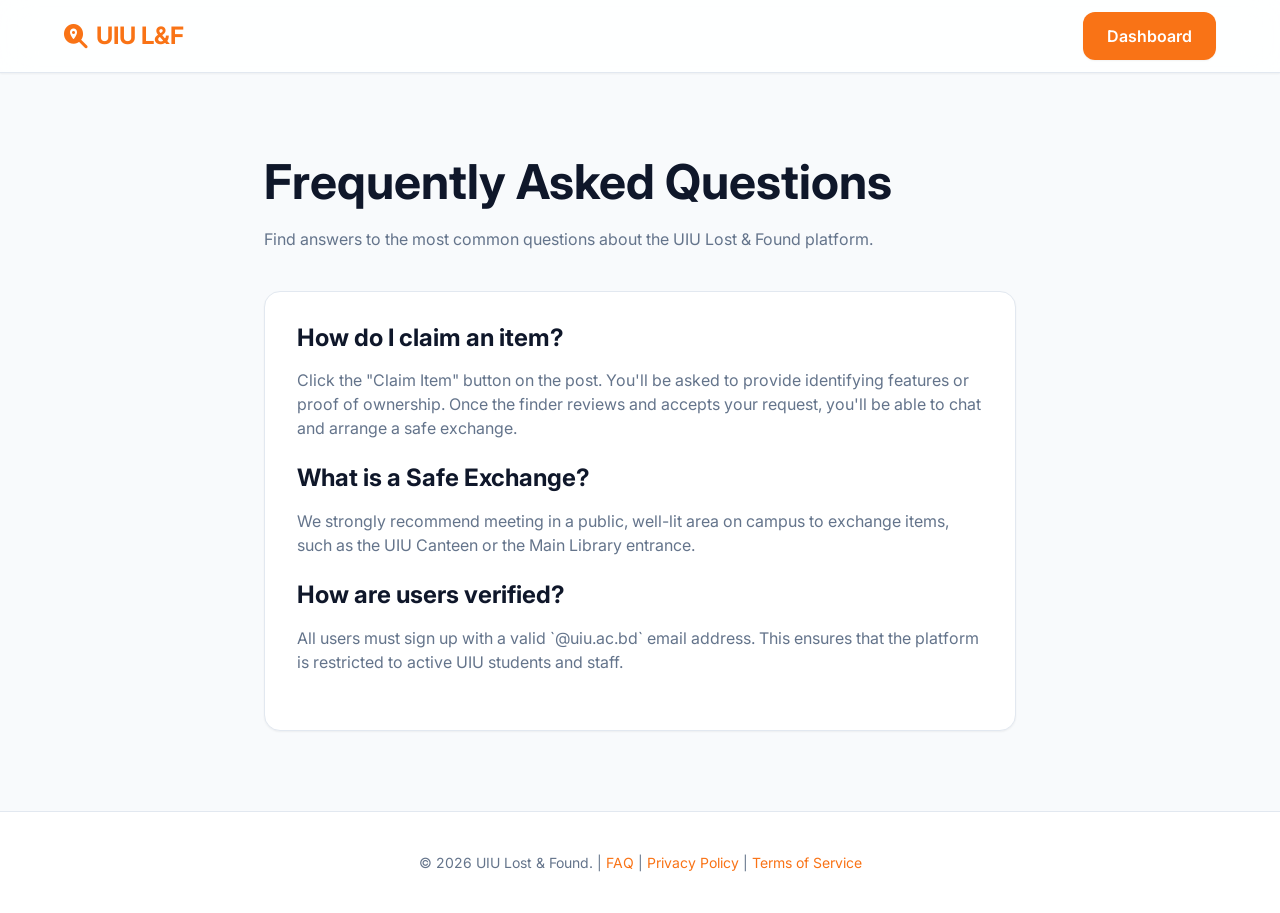
<file: faq.html>
<!DOCTYPE html>
<html lang="en" data-theme="light">
<head>
    <meta charset="UTF-8">
    <meta name="viewport" content="width=device-width, initial-scale=1.0">
    <title>FAQ | UIU Lost & Found</title>
    <link rel="stylesheet" href="https://cdnjs.cloudflare.com/ajax/libs/font-awesome/6.4.0/css/all.min.css">
    <link rel="stylesheet" href="css/style.css">
</head>
<body style="display: flex; flex-direction: column; min-height: 100vh;">

    <!-- Navbar -->
    <nav class="navbar">
        <div class="container">
            <a href="index.html" class="logo">
                <i class="fas fa-search-location"></i> UIU L&F
            </a>
            <div class="nav-actions">
                <a href="dashboard.html" class="btn btn-primary">Dashboard</a>
            </div>
        </div>
    </nav>

    <!-- Main Content -->
    <main class="section" style="flex: 1;">
        <div class="container" style="max-width: 800px;">
            <h1 style="margin-bottom: 16px;">Frequently Asked Questions</h1>
            <p style="color: var(--text-secondary); margin-bottom: 40px;">Find answers to the most common questions about the UIU Lost & Found platform.</p>
            
            <div class="card" style="padding: 32px;">
                <h3 style="margin-bottom: 16px;">How do I claim an item?</h3>
                <p style="color: var(--text-secondary); margin-bottom: 24px;">Click the "Claim Item" button on the post. You'll be asked to provide identifying features or proof of ownership. Once the finder reviews and accepts your request, you'll be able to chat and arrange a safe exchange.</p>
                
                <h3 style="margin-bottom: 16px;">What is a Safe Exchange?</h3>
                <p style="color: var(--text-secondary); margin-bottom: 24px;">We strongly recommend meeting in a public, well-lit area on campus to exchange items, such as the UIU Canteen or the Main Library entrance.</p>
                
                <h3 style="margin-bottom: 16px;">How are users verified?</h3>
                <p style="color: var(--text-secondary); margin-bottom: 24px;">All users must sign up with a valid `@uiu.ac.bd` email address. This ensures that the platform is restricted to active UIU students and staff.</p>
            </div>
        </div>
    </main>

    <!-- Footer -->
    <footer style="background-color: var(--surface-color); padding: 40px 0; border-top: 1px solid var(--border-color); text-align: center;">
        <div class="container">
            <p style="color: var(--text-secondary); font-size: 0.875rem;">
                &copy; 2026 UIU Lost & Found. 
                | <a href="faq.html" style="color: var(--primary); text-decoration: none;">FAQ</a>
                | <a href="privacy.html" style="color: var(--primary); text-decoration: none;">Privacy Policy</a>
                | <a href="terms.html" style="color: var(--primary); text-decoration: none;">Terms of Service</a>
            </p>
        </div>
    </footer>

</body>
</html>
</file>
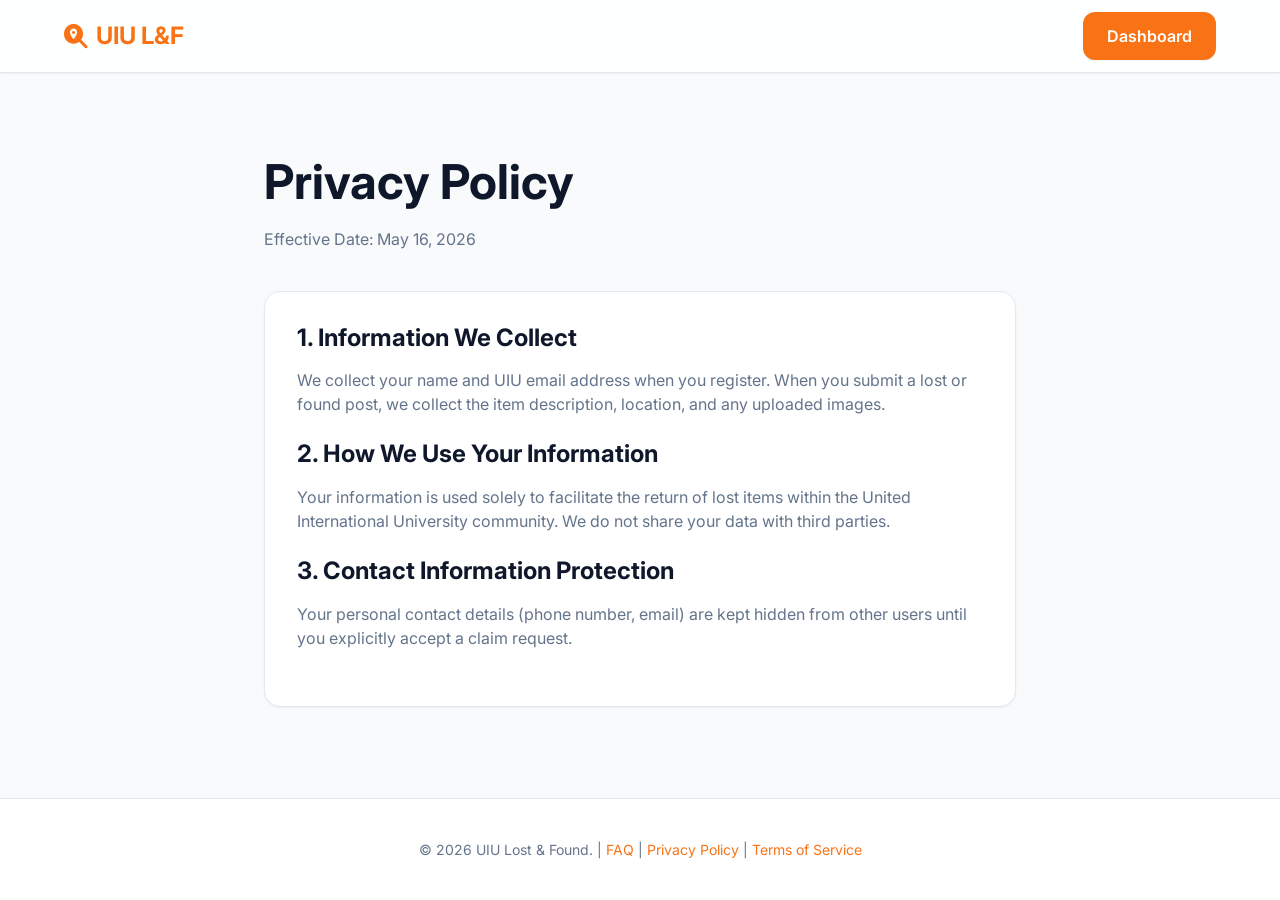
<file: privacy.html>
<!DOCTYPE html>
<html lang="en" data-theme="light">
<head>
    <meta charset="UTF-8">
    <meta name="viewport" content="width=device-width, initial-scale=1.0">
    <title>Privacy Policy | UIU Lost & Found</title>
    <link rel="stylesheet" href="https://cdnjs.cloudflare.com/ajax/libs/font-awesome/6.4.0/css/all.min.css">
    <link rel="stylesheet" href="css/style.css">
</head>
<body style="display: flex; flex-direction: column; min-height: 100vh;">

    <!-- Navbar -->
    <nav class="navbar">
        <div class="container">
            <a href="index.html" class="logo">
                <i class="fas fa-search-location"></i> UIU L&F
            </a>
            <div class="nav-actions">
                <a href="dashboard.html" class="btn btn-primary">Dashboard</a>
            </div>
        </div>
    </nav>

    <!-- Main Content -->
    <main class="section" style="flex: 1;">
        <div class="container" style="max-width: 800px;">
            <h1 style="margin-bottom: 16px;">Privacy Policy</h1>
            <p style="color: var(--text-secondary); margin-bottom: 40px;">Effective Date: May 16, 2026</p>
            
            <div class="card" style="padding: 32px;">
                <h3 style="margin-bottom: 16px;">1. Information We Collect</h3>
                <p style="color: var(--text-secondary); margin-bottom: 24px;">We collect your name and UIU email address when you register. When you submit a lost or found post, we collect the item description, location, and any uploaded images.</p>
                
                <h3 style="margin-bottom: 16px;">2. How We Use Your Information</h3>
                <p style="color: var(--text-secondary); margin-bottom: 24px;">Your information is used solely to facilitate the return of lost items within the United International University community. We do not share your data with third parties.</p>
                
                <h3 style="margin-bottom: 16px;">3. Contact Information Protection</h3>
                <p style="color: var(--text-secondary); margin-bottom: 24px;">Your personal contact details (phone number, email) are kept hidden from other users until you explicitly accept a claim request.</p>
            </div>
        </div>
    </main>

    <!-- Footer -->
    <footer style="background-color: var(--surface-color); padding: 40px 0; border-top: 1px solid var(--border-color); text-align: center;">
        <div class="container">
            <p style="color: var(--text-secondary); font-size: 0.875rem;">
                &copy; 2026 UIU Lost & Found. 
                | <a href="faq.html" style="color: var(--primary); text-decoration: none;">FAQ</a>
                | <a href="privacy.html" style="color: var(--primary); text-decoration: none;">Privacy Policy</a>
                | <a href="terms.html" style="color: var(--primary); text-decoration: none;">Terms of Service</a>
            </p>
        </div>
    </footer>

</body>
</html>
</file>
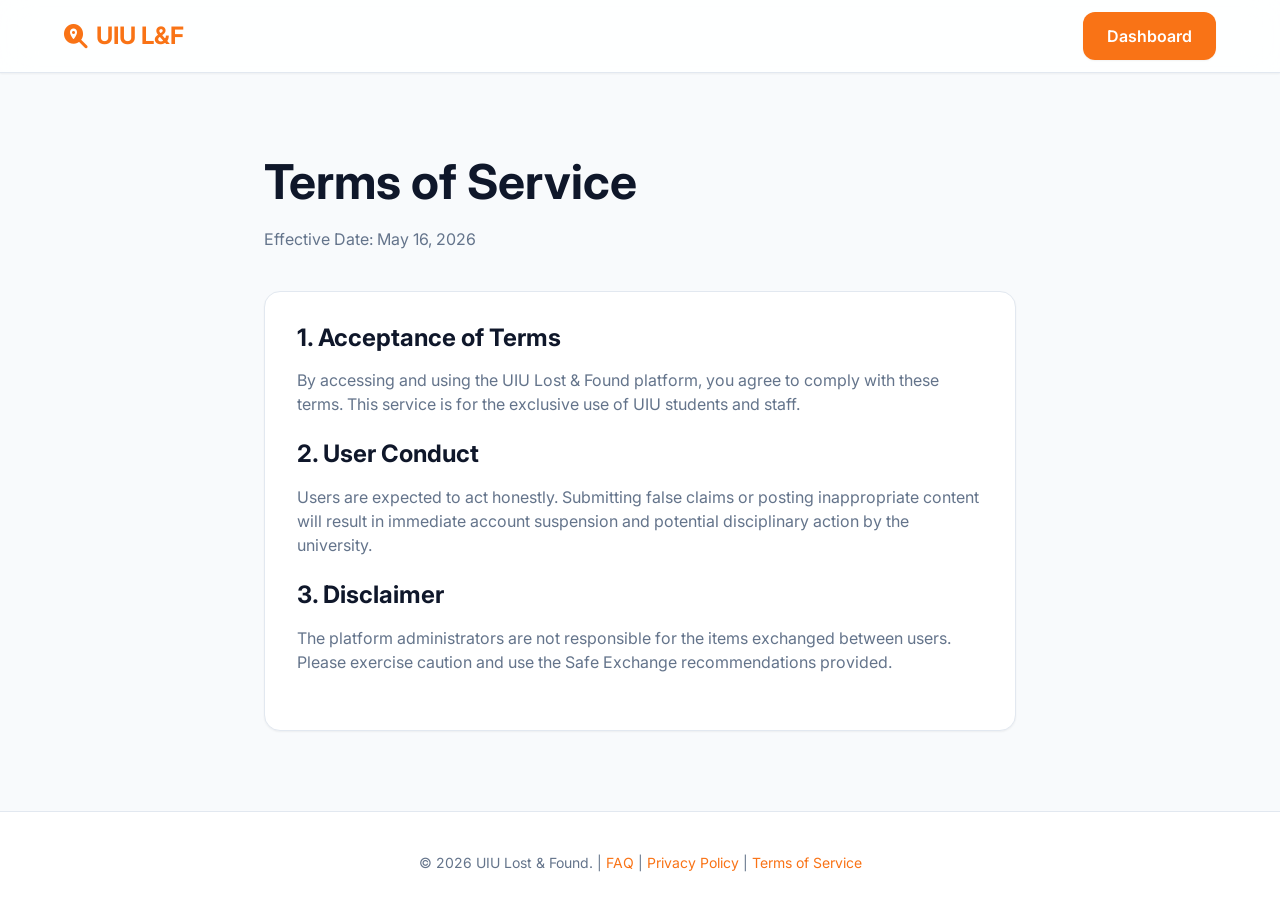
<file: terms.html>
<!DOCTYPE html>
<html lang="en" data-theme="light">
<head>
    <meta charset="UTF-8">
    <meta name="viewport" content="width=device-width, initial-scale=1.0">
    <title>Terms of Service | UIU Lost & Found</title>
    <link rel="stylesheet" href="https://cdnjs.cloudflare.com/ajax/libs/font-awesome/6.4.0/css/all.min.css">
    <link rel="stylesheet" href="css/style.css">
</head>
<body style="display: flex; flex-direction: column; min-height: 100vh;">

    <!-- Navbar -->
    <nav class="navbar">
        <div class="container">
            <a href="index.html" class="logo">
                <i class="fas fa-search-location"></i> UIU L&F
            </a>
            <div class="nav-actions">
                <a href="dashboard.html" class="btn btn-primary">Dashboard</a>
            </div>
        </div>
    </nav>

    <!-- Main Content -->
    <main class="section" style="flex: 1;">
        <div class="container" style="max-width: 800px;">
            <h1 style="margin-bottom: 16px;">Terms of Service</h1>
            <p style="color: var(--text-secondary); margin-bottom: 40px;">Effective Date: May 16, 2026</p>
            
            <div class="card" style="padding: 32px;">
                <h3 style="margin-bottom: 16px;">1. Acceptance of Terms</h3>
                <p style="color: var(--text-secondary); margin-bottom: 24px;">By accessing and using the UIU Lost & Found platform, you agree to comply with these terms. This service is for the exclusive use of UIU students and staff.</p>
                
                <h3 style="margin-bottom: 16px;">2. User Conduct</h3>
                <p style="color: var(--text-secondary); margin-bottom: 24px;">Users are expected to act honestly. Submitting false claims or posting inappropriate content will result in immediate account suspension and potential disciplinary action by the university.</p>
                
                <h3 style="margin-bottom: 16px;">3. Disclaimer</h3>
                <p style="color: var(--text-secondary); margin-bottom: 24px;">The platform administrators are not responsible for the items exchanged between users. Please exercise caution and use the Safe Exchange recommendations provided.</p>
            </div>
        </div>
    </main>

    <!-- Footer -->
    <footer style="background-color: var(--surface-color); padding: 40px 0; border-top: 1px solid var(--border-color); text-align: center;">
        <div class="container">
            <p style="color: var(--text-secondary); font-size: 0.875rem;">
                &copy; 2026 UIU Lost & Found. 
                | <a href="faq.html" style="color: var(--primary); text-decoration: none;">FAQ</a>
                | <a href="privacy.html" style="color: var(--primary); text-decoration: none;">Privacy Policy</a>
                | <a href="terms.html" style="color: var(--primary); text-decoration: none;">Terms of Service</a>
            </p>
        </div>
    </footer>

</body>
</html>
</file>
<file: css/style.css>
@import url('https://fonts.googleapis.com/css2?family=Inter:wght@300;400;500;600;700&display=swap');

:root {
  /* Color System */
  --primary: #f97316;
  --primary-hover: #ea580c;
  --primary-light: #ffedd5;
  --secondary: #0ea5e9;
  --success: #22c55e;
  --danger: #ef4444;
  --warning: #f59e0b;
  
  /* Light Theme */
  --bg-color: #f8fafc;
  --surface-color: #ffffff;
  --text-primary: #0f172a;
  --text-secondary: #64748b;
  --border-color: #e2e8f0;
  
  /* Utilities */
  --shadow-sm: 0 1px 2px 0 rgb(0 0 0 / 0.05);
  --shadow-md: 0 10px 15px -3px rgb(0 0 0 / 0.05), 0 4px 6px -4px rgb(0 0 0 / 0.05);
  --shadow-lg: 0 20px 25px -5px rgb(0 0 0 / 0.05), 0 8px 10px -6px rgb(0 0 0 / 0.05);
  --shadow-hover: 0 25px 30px -5px rgb(0 0 0 / 0.08), 0 10px 15px -6px rgb(0 0 0 / 0.05);
  --radius-sm: 8px;
  --radius-md: 12px;
  --radius-lg: 16px;
  --radius-full: 9999px;
  
  --transition: all 0.3s cubic-bezier(0.4, 0, 0.2, 1);
  
  --container-width: 1200px;
}

[data-theme='dark'] {
  --bg-color: #0f172a;
  --surface-color: #1e293b;
  --text-primary: #f8fafc;
  --text-secondary: #94a3b8;
  --border-color: #334155;
  --primary-light: #431407;
  --shadow-sm: 0 1px 2px 0 rgb(0 0 0 / 0.3);
  --shadow-md: 0 10px 15px -3px rgb(0 0 0 / 0.3), 0 4px 6px -4px rgb(0 0 0 / 0.2);
  --shadow-lg: 0 20px 25px -5px rgb(0 0 0 / 0.4), 0 8px 10px -6px rgb(0 0 0 / 0.3);
  --shadow-hover: 0 25px 30px -5px rgb(0 0 0 / 0.5), 0 10px 15px -6px rgb(0 0 0 / 0.4);
}

* {
  margin: 0;
  padding: 0;
  box-sizing: border-box;
}

body {
  font-family: 'Inter', sans-serif;
  background-color: var(--bg-color);
  color: var(--text-primary);
  line-height: 1.5;
  transition: background-color var(--transition), color var(--transition);
  -webkit-font-smoothing: antialiased;
}

a {
  text-decoration: none;
  color: inherit;
}

ul {
  list-style: none;
}

button {
  cursor: pointer;
  border: none;
  background: none;
  font-family: inherit;
}

img {
  max-width: 100%;
  display: block;
}

/* Layout */
.container {
  max-width: var(--container-width);
  margin: 0 auto;
  padding: 0 24px;
}

/* Typography */
h1, h2, h3, h4, h5, h6 {
  font-weight: 700;
  line-height: 1.2;
}

h1 { font-size: 3rem; }
h2 { font-size: 2.25rem; }
h3 { font-size: 1.5rem; }

/* Buttons */
.btn {
  display: inline-flex;
  align-items: center;
  justify-content: center;
  padding: 12px 24px;
  border-radius: var(--radius-md);
  font-weight: 600;
  font-size: 1rem;
  transition: var(--transition);
  gap: 8px;
}

.btn-primary {
  background-color: var(--primary);
  color: white;
  box-shadow: var(--shadow-sm);
}

.btn-primary:hover {
  background-color: var(--primary-hover);
  transform: translateY(-2px) scale(1.02);
  box-shadow: var(--shadow-md);
}

.btn-secondary {
  background-color: var(--surface-color);
  color: var(--text-primary);
  border: 1px solid var(--border-color);
}

.btn-secondary:hover {
  background-color: var(--bg-color);
  transform: translateY(-2px) scale(1.02);
}

.btn-success {
  background-color: var(--success);
  color: white;
  box-shadow: var(--shadow-sm);
}

.btn-success:hover {
  background-color: #15803d;
  transform: translateY(-2px) scale(1.02);
  box-shadow: var(--shadow-md);
}

.btn-icon {
  padding: 8px;
  border-radius: var(--radius-full);
  display: flex;
  align-items: center;
  justify-content: center;
  color: var(--text-secondary);
  transition: var(--transition);
}

.btn-icon:hover {
  background-color: var(--border-color);
  color: var(--text-primary);
}

/* Forms */
.form-group {
  margin-bottom: 20px;
}

.form-label {
  display: block;
  margin-bottom: 8px;
  font-weight: 500;
  color: var(--text-primary);
}

.form-control {
  width: 100%;
  padding: 12px 16px;
  border-radius: var(--radius-md);
  border: 1px solid var(--border-color);
  background-color: var(--bg-color);
  color: var(--text-primary);
  font-family: inherit;
  font-size: 1rem;
  transition: var(--transition);
}

.form-control:focus {
  outline: none;
  border-color: var(--primary);
  box-shadow: 0 0 0 4px var(--primary-light);
}

[data-theme='dark'] .toggle-password {
  color: #ffffff !important;
}

/* Navbar */
.navbar {
  position: sticky;
  top: 0;
  z-index: 100;
  background-color: rgba(255, 255, 255, 0.85);
  backdrop-filter: blur(16px);
  -webkit-backdrop-filter: blur(16px);
  border-bottom: 1px solid var(--border-color);
  box-shadow: var(--shadow-sm);
}

[data-theme='dark'] .navbar {
  background-color: rgba(30, 41, 59, 0.85);
}

.navbar .container {
  display: flex;
  justify-content: space-between;
  align-items: center;
  height: 72px;
}

.logo {
  font-size: 1.5rem;
  font-weight: 700;
  color: var(--primary);
  display: flex;
  align-items: center;
  gap: 8px;
}

.nav-menu {
  display: flex;
  align-items: center;
  gap: 32px;
}

.nav-links {
  display: flex;
  gap: 32px;
  align-items: center;
}

.nav-link {
  font-weight: 500;
  color: var(--text-secondary);
  transition: var(--transition);
}

.nav-link:hover, .nav-link.active {
  color: var(--primary);
}

.nav-actions {
  display: flex;
  align-items: center;
  gap: 16px;
}

/* Cards */
.card {
  background-color: var(--surface-color);
  border-radius: var(--radius-lg);
  border: 1px solid var(--border-color);
  overflow: hidden;
  transition: var(--transition);
  box-shadow: var(--shadow-sm);
}

.card:hover {
  transform: translateY(-4px);
  box-shadow: var(--shadow-hover);
}

.card-img {
  width: 100%;
  height: 200px;
  object-fit: cover;
}

.card-body {
  padding: 20px;
}

.card-title {
  font-size: 1.125rem;
  margin-bottom: 8px;
}

.card-text {
  color: var(--text-secondary);
  font-size: 0.875rem;
  margin-bottom: 16px;
  overflow: hidden;
  display: -webkit-box;
  -webkit-box-orient: vertical;
  -webkit-line-clamp: 2;
  line-clamp: 2;
}

.card-footer {
    display: flex;
    justify-content: space-between;
    align-items: center;
    padding-top: 16px;
    border-top: 1px solid var(--border-color);
}

/* Archived Cards */
.archived-card {
    opacity: 0.85;
}
.archived-card .card-img {
    filter: grayscale(80%) sepia(10%);
}
.archived-card .card-title, .archived-card .card-text {
    color: var(--text-secondary);
}
.archived-card:hover {
    transform: translateY(-2px);
    box-shadow: var(--shadow-md);
}

/* Badges */
.badge {
  display: inline-flex;
  align-items: center;
  padding: 4px 10px;
  border-radius: var(--radius-full);
  font-size: 0.75rem;
  font-weight: 600;
  text-transform: uppercase;
  letter-spacing: 0.5px;
}

.badge-lost {
  background-color: rgba(239, 68, 68, 0.1);
  color: var(--danger);
}

.badge-found {
  background-color: rgba(34, 197, 94, 0.1);
  color: var(--success);
}

.badge-returned {
  background-color: rgba(14, 165, 233, 0.1);
  color: var(--secondary);
}

/* Hero Section */
.hero {
  position: relative;
  height: 80vh;
  min-height: 600px;
  display: flex;
  align-items: center;
  justify-content: center;
  text-align: center;
  color: white;
  overflow: hidden;
}

.hero-bg {
  position: absolute;
  top: 0;
  left: 0;
  width: 100%;
  height: 100%;
  object-fit: cover;
  z-index: -2;
}

.hero-overlay {
  position: absolute;
  top: 0;
  left: 0;
  width: 100%;
  height: 100%;
  background: linear-gradient(to bottom, rgba(15, 23, 42, 0.7), rgba(15, 23, 42, 0.9));
  z-index: -1;
}

[data-theme='dark'] .hero-overlay {
  background: linear-gradient(to bottom, rgba(15, 23, 42, 0.8), rgba(15, 23, 42, 0.95));
}

.hero-content {
  max-width: 800px;
  padding: 0 24px;
}

.hero h1 {
  margin-bottom: 24px;
  font-size: 4rem;
  letter-spacing: -1px;
}

.hero p {
  font-size: 1.25rem;
  color: #cbd5e1;
  margin-bottom: 40px;
}

.hero-search {
  display: flex;
  max-width: 600px;
  margin: 0 auto;
  background: white;
  border-radius: var(--radius-full);
  padding: 8px;
  box-shadow: var(--shadow-lg);
}

.hero-search input {
  flex: 1;
  border: none;
  background: transparent;
  padding: 0 20px;
  font-size: 1rem;
  color: #0f172a;
  outline: none;
}

/* Drag & Drop */
.drag-drop-area {
  border: 2px dashed var(--border-color);
  border-radius: var(--radius-md);
  padding: 40px;
  text-align: center;
  cursor: pointer;
  transition: var(--transition);
  background-color: var(--bg-color);
}

.drag-drop-area:hover, .drag-drop-area.dragover {
  border-color: var(--primary);
  background-color: var(--primary-light);
}

.drag-drop-icon {
  font-size: 3rem;
  color: var(--text-secondary);
  margin-bottom: 16px;
}

/* Modals */
.modal-overlay {
  position: fixed;
  top: 0;
  left: 0;
  width: 100%;
  height: 100%;
  background-color: rgba(0, 0, 0, 0.5);
  backdrop-filter: blur(4px);
  z-index: 1000;
  display: flex;
  align-items: center;
  justify-content: center;
  opacity: 0;
  visibility: hidden;
  transition: var(--transition);
}

.modal-overlay.active {
  opacity: 1;
  visibility: visible;
}

.modal {
  background-color: var(--surface-color);
  border-radius: var(--radius-lg);
  width: 100%;
  max-width: 500px;
  padding: 32px;
  box-shadow: var(--shadow-hover);
  transform: translateY(20px) scale(0.95);
  transition: var(--transition);
}

.modal-overlay.active .modal {
  transform: translateY(0) scale(1);
}

.modal-header {
  display: flex;
  justify-content: space-between;
  align-items: center;
  margin-bottom: 24px;
}

.modal-close {
  cursor: pointer;
  color: var(--text-secondary);
}

.modal-close:hover {
  color: var(--text-primary);
}

/* Toasts */
.toast-container {
  position: fixed;
  bottom: 24px;
  right: 24px;
  z-index: 1100;
  display: flex;
  flex-direction: column;
  gap: 12px;
}

.toast {
  background-color: var(--surface-color);
  color: var(--text-primary);
  padding: 16px 24px;
  border-radius: var(--radius-md);
  box-shadow: var(--shadow-lg);
  display: flex;
  align-items: center;
  gap: 12px;
  border-left: 4px solid var(--primary);
  transform: translateX(120%);
  transition: transform 0.3s cubic-bezier(0.68, -0.55, 0.265, 1.55);
}

.toast.show {
  transform: translateX(0);
}

.toast-success {
  border-left-color: var(--success);
}

.toast-icon {
  font-size: 1.25rem;
}

.toast-success .toast-icon {
  color: var(--success);
}

/* Grid Layouts */
.grid {
  display: grid;
  gap: 24px;
}

.grid-cols-2 { grid-template-columns: repeat(2, 1fr); }
.grid-cols-3 { grid-template-columns: repeat(3, 1fr); }
.grid-cols-4 { grid-template-columns: repeat(4, 1fr); }

/* Utilities */
.text-center { text-align: center; }
.mt-1 { margin-top: 8px; }
.mt-2 { margin-top: 16px; }
.mt-3 { margin-top: 24px; }
.mt-4 { margin-top: 32px; }
.mt-5 { margin-top: 40px; }
.mb-1 { margin-bottom: 8px; }
.mb-2 { margin-bottom: 16px; }
.mb-3 { margin-bottom: 24px; }
.mb-4 { margin-bottom: 32px; }
.mb-5 { margin-bottom: 40px; }

.section { padding: 80px 0; }
.bg-surface { background-color: var(--surface-color); }

/* Notifications Dropdown */
.notification-panel {
  position: absolute;
  top: 100%;
  right: 0;
  width: 350px;
  background-color: var(--surface-color);
  border-radius: var(--radius-md);
  box-shadow: var(--shadow-lg);
  border: 1px solid var(--border-color);
  margin-top: 16px;
  opacity: 0;
  visibility: hidden;
  transform: translateY(-10px);
  transition: var(--transition);
  z-index: 200;
}

.notification-panel.active {
  opacity: 1;
  visibility: visible;
  transform: translateY(0);
}

.notification-header {
  padding: 16px;
  border-bottom: 1px solid var(--border-color);
  display: flex;
  justify-content: space-between;
  align-items: center;
}

.notification-list {
  max-height: 400px;
  overflow-y: auto;
}

.notification-item {
  padding: 16px;
  border-bottom: 1px solid var(--border-color);
  display: flex;
  gap: 16px;
  transition: var(--transition);
}

.notification-item:hover {
  background-color: var(--bg-color);
}

.notification-item.unread {
  background-color: var(--primary-light);
}

#notifBtn span {
  animation: pulse 2s infinite;
}

/* Profile Dropdown */
.profile-avatar-btn {
  padding: 0;
  border-radius: 50%;
  border: 2px solid transparent;
  transition: var(--transition);
  display: flex;
  align-items: center;
  justify-content: center;
}

.profile-avatar-btn:hover, .profile-avatar-btn.active {
  border-color: var(--primary);
  box-shadow: var(--shadow-md);
}

.profile-avatar {
  width: 40px;
  height: 40px;
  border-radius: 50%;
  object-fit: cover;
}

.profile-dropdown {
  position: absolute;
  top: 100%;
  right: 0;
  width: 280px;
  background-color: var(--surface-color);
  border-radius: var(--radius-md);
  box-shadow: var(--shadow-lg);
  border: 1px solid var(--border-color);
  margin-top: 16px;
  opacity: 0;
  visibility: hidden;
  transform: translateY(-10px);
  transition: var(--transition);
  z-index: 200;
}

.profile-dropdown.active {
  opacity: 1;
  visibility: visible;
  transform: translateY(0);
}

.dropdown-header {
  padding: 16px;
  border-bottom: 1px solid var(--border-color);
  display: flex;
  align-items: center;
  gap: 12px;
}

.dropdown-avatar {
  width: 48px;
  height: 48px;
  border-radius: 50%;
  object-fit: cover;
}

.dropdown-header h4 {
  font-size: 1rem;
  margin-bottom: 2px;
  color: var(--text-primary);
}

.dropdown-header p {
  font-size: 0.875rem;
  color: var(--text-secondary);
  word-break: break-all;
}

.dropdown-menu {
  padding: 8px 0;
}

.dropdown-menu li a {
  display: flex;
  align-items: center;
  gap: 12px;
  padding: 10px 16px;
  color: var(--text-primary);
  transition: var(--transition);
  font-size: 0.95rem;
}

.dropdown-menu li a:hover {
  background-color: var(--bg-color);
  color: var(--primary);
}

.dropdown-menu li a i {
  font-size: 1.1rem;
  width: 20px;
  text-align: center;
  color: var(--text-secondary);
}

.dropdown-menu li a:hover i {
  color: inherit;
}

.dropdown-divider {
  height: 1px;
  background-color: var(--border-color);
  margin: 8px 0;
}

/* Skeletons */
.skeleton {
  background: linear-gradient(90deg, var(--bg-color) 25%, var(--border-color) 50%, var(--bg-color) 75%);
  background-size: 200% 100%;
  animation: loading 1.5s infinite;
  border-radius: var(--radius-sm);
}

@keyframes loading {
  0% { background-position: 200% 0; }
  100% { background-position: -200% 0; }
}

.skeleton-text { height: 16px; margin-bottom: 8px; width: 100%; }
.skeleton-text.short { width: 60%; }
.skeleton-img { height: 200px; width: 100%; }

/* Mobile Menu */
.hamburger {
  display: none;
  flex-direction: column;
  gap: 5px;
  cursor: pointer;
}

.hamburger span {
  width: 25px;
  height: 3px;
  background-color: var(--text-primary);
  border-radius: 3px;
  transition: var(--transition);
}

@media (max-width: 768px) {
  .nav-menu {
    display: none;
  }

  .hamburger {
    display: flex;
    z-index: 101;
  }

  .hamburger.active span:nth-child(1) {
    transform: translateY(8px) rotate(45deg);
  }

  .hamburger.active span:nth-child(2) {
    opacity: 0;
  }

  .hamburger.active span:nth-child(3) {
    transform: translateY(-8px) rotate(-45deg);
  }

  .nav-menu.active {
    display: flex;
    flex-direction: column;
    position: fixed;
    top: 72px;
    left: 0;
    width: 100%;
    height: calc(100vh - 72px);
    background-color: var(--surface-color);
    padding: 24px;
    box-shadow: var(--shadow-md);
    gap: 24px;
    z-index: 100;
    overflow-y: auto;
    animation: slideIn 0.3s ease-out;
  }

  
  .nav-menu.active .nav-links,
  .nav-menu.active .nav-actions {
    display: flex;
    flex-direction: column;
    width: 100%;
    align-items: flex-start;
  }

  .nav-menu.active #loggedInState {
    width: 100%;
    justify-content: space-between;
  }

  .profile-dropdown {
    position: static;
    width: 100%;
    box-shadow: none;
    border: none;
    margin-top: 8px;
    background-color: transparent;
    display: none;
  }
  
  .profile-dropdown.active {
    display: block;
    transform: none;
  }

  .grid-cols-2, .grid-cols-3, .grid-cols-4 {
    grid-template-columns: 1fr;
  }
  
  .hero h1 {
    font-size: 2.5rem;
  }
}

@keyframes slideIn {
  from { transform: translateY(-10px); opacity: 0; }
  to { transform: translateY(0); opacity: 1; }
}

/* Tabs */
.tabs {
  display: flex;
  gap: 32px;
  border-bottom: 1px solid var(--border-color);
  margin-bottom: 24px;
}

.tab {
  padding: 12px 0;
  font-weight: 500;
  color: var(--text-secondary);
  cursor: pointer;
  position: relative;
  transition: var(--transition);
}

.tab:hover {
  color: var(--text-primary);
}

.tab.active {
  color: var(--primary);
}

.tab.active::after {
  content: '';
  position: absolute;
  bottom: -1px;
  left: 0;
  width: 100%;
  height: 2px;
  background-color: var(--primary);
}

.tab-content {
  display: none;
}

.tab-content.active {
  display: block;
}

/* Filters */
.filters-bar {
  display: flex;
  justify-content: space-between;
  align-items: center;
  padding: 16px;
  background-color: var(--surface-color);
  border-radius: var(--radius-md);
  margin-bottom: 24px;
  box-shadow: var(--shadow-sm);
  flex-wrap: wrap;
  gap: 16px;
}

.filter-group {
  display: flex;
  gap: 12px;
}

/* Empty State */
.empty-state {
  text-align: center;
  padding: 60px 20px;
  color: var(--text-secondary);
}

.empty-state i {
  font-size: 48px;
  margin-bottom: 16px;
  color: var(--border-color);
}

/* Item Card Clickable */
.item-card-clickable {
  cursor: pointer;
}
.item-card-clickable:hover {
  border-color: var(--primary);
}

/* Date Picker Icon Fix */
input[type="date"]::-webkit-calendar-picker-indicator {
  cursor: pointer;
  opacity: 0.6;
  transition: var(--transition);
  filter: invert(0.5) sepia(1) saturate(5) hue-rotate(350deg);
}

input[type="date"]:focus::-webkit-calendar-picker-indicator,
input[type="date"]:hover::-webkit-calendar-picker-indicator {
  opacity: 1;
}

[data-theme='dark'] input[type="date"]::-webkit-calendar-picker-indicator {
  filter: invert(1) sepia(1) saturate(5) hue-rotate(350deg) brightness(1.2);
}

/* Item Details Modal Custom Styling */
.item-details-modal {
  max-width: 800px;
  width: 95%;
  padding: 0;
  overflow: hidden;
  display: flex;
  flex-direction: column;
}

.item-details-modal .modal-header {
  padding: 24px 32px 0;
}

.item-details-content {
  display: flex;
  flex-direction: column;
  max-height: 80vh;
  overflow-y: auto;
}

@media (min-width: 768px) {
  .item-details-content {
    flex-direction: row;
  }
  .item-details-img-container {
    flex: 1;
    border-right: 1px solid var(--border-color);
  }
  .item-details-info {
    flex: 1;
    padding: 24px 32px 32px;
  }
}

.item-details-img-container {
  padding: 24px 32px;
  display: flex;
  align-items: center;
  justify-content: center;
  background-color: var(--bg-color);
}

.item-details-img {
  max-height: 400px;
  object-fit: contain;
  border-radius: var(--radius-md);
}

@media (max-width: 767px) {
  .item-details-img-container {
    padding: 16px;
  }
  .item-details-info {
    padding: 16px;
  }
  .item-details-modal .modal-header {
    padding: 16px 16px 0;
  }
}

/* Chat System */
.chat-section {
  padding: 40px 0;
  height: calc(100vh - 72px);
  display: flex;
  flex-direction: column;
}

.chat-container {
  display: flex;
  height: 100%;
  overflow: hidden;
  border-radius: var(--radius-lg);
  border: 1px solid var(--border-color);
}

.chat-sidebar {
  width: 320px;
  border-right: 1px solid var(--border-color);
  background: var(--surface-color);
  display: flex;
  flex-direction: column;
}

.chat-sidebar-header {
  padding: 24px;
  border-bottom: 1px solid var(--border-color);
}

.chat-sidebar-header h2 {
  font-size: 1.5rem;
  margin: 0;
}

.chat-list {
  flex: 1;
  overflow-y: auto;
}

.chat-list-item {
  display: flex;
  align-items: center;
  gap: 12px;
  padding: 16px 24px;
  cursor: pointer;
  border-bottom: 1px solid var(--border-color);
  transition: var(--transition);
}

.chat-list-item:hover {
  background: var(--bg-color);
}

.chat-list-item.active {
  background: var(--primary-light);
  border-left: 4px solid var(--primary);
}

.chat-list-item img {
  width: 48px;
  height: 48px;
  border-radius: 50%;
  object-fit: cover;
}

.chat-list-info {
  flex: 1;
  overflow: hidden;
}

.chat-list-title {
  display: flex;
  justify-content: space-between;
  align-items: center;
  margin-bottom: 4px;
}

.chat-list-title h4 {
  margin: 0;
  font-size: 1rem;
}

.chat-list-title span {
  font-size: 0.75rem;
  color: var(--text-secondary);
}

.chat-list-info p {
  margin: 0;
  font-size: 0.875rem;
  color: var(--text-secondary);
  white-space: nowrap;
  overflow: hidden;
  text-overflow: ellipsis;
}

.chat-area {
  flex: 1;
  display: flex;
  flex-direction: column;
  background: var(--bg-color);
  position: relative;
}

.chat-header {
  padding: 16px 24px;
  background: var(--surface-color);
  border-bottom: 1px solid var(--border-color);
  display: flex;
  justify-content: space-between;
  align-items: center;
}

.chat-header-info {
  display: flex;
  align-items: center;
  gap: 12px;
}

.chat-header-info img {
  width: 40px;
  height: 40px;
  border-radius: 50%;
}

.chat-header-info h4 {
  margin: 0;
  font-size: 1.125rem;
}

.chat-header-item {
  display: flex;
  align-items: center;
  gap: 8px;
  background: var(--bg-color);
  padding: 8px 16px;
  border-radius: var(--radius-full);
}

.contact-reveal-banner {
  background: var(--surface-color);
  border-bottom: 1px solid var(--border-color);
  padding: 16px 24px;
  position: relative;
  overflow: hidden;
}

.reveal-content {
  display: flex;
  gap: 24px;
  align-items: center;
  transition: all 0.5s ease;
}

.reveal-content.blurred {
  filter: blur(8px);
  opacity: 0.5;
  user-select: none;
}

.reveal-content.revealed {
  filter: blur(0);
  opacity: 1;
}

.contact-detail {
  display: flex;
  align-items: center;
  gap: 8px;
  font-size: 0.875rem;
  color: var(--text-primary);
}

.contact-detail i {
  color: var(--primary);
}

.reveal-action {
  position: relative;
  width: 100%;
  display: flex;
  flex-direction: column;
  align-items: center;
  justify-content: center;
  background: transparent;
  z-index: 10;
  transition: opacity 0.3s ease;
  padding-top: 16px;
}

[data-theme='dark'] .reveal-action {
  background: rgba(30, 41, 59, 0.6);
}

.chat-messages {
  flex: 1;
  padding: 24px;
  overflow-y: auto;
  display: flex;
  flex-direction: column;
  gap: 16px;
}

.chat-banner-system {
  text-align: center;
  padding: 8px 16px;
  background: rgba(34, 197, 94, 0.1);
  color: var(--success);
  border-radius: var(--radius-full);
  font-size: 0.875rem;
  margin: 0 auto 16px;
  display: inline-flex;
  align-items: center;
  gap: 8px;
}

.message-bubble {
  display: flex;
  gap: 12px;
  max-width: 70%;
}

.message-bubble.received {
  align-self: flex-start;
}

.message-bubble.sent {
  align-self: flex-end;
}

.message-avatar {
  width: 32px;
  height: 32px;
  border-radius: 50%;
  align-self: flex-end;
}

.message-content {
  background: var(--surface-color);
  padding: 12px 16px;
  border-radius: var(--radius-lg);
  box-shadow: var(--shadow-sm);
  position: relative;
}

.message-bubble.received .message-content {
  border-bottom-left-radius: 4px;
  background: var(--surface-color);
  border: 1px solid var(--border-color);
}

.message-bubble.sent .message-content {
  border-bottom-right-radius: 4px;
  background: var(--primary);
  color: white;
}

.message-time {
  font-size: 0.7rem;
  color: var(--text-secondary);
  display: block;
  text-align: right;
  margin-top: 4px;
}

.message-bubble.sent .message-time {
  color: rgba(255, 255, 255, 0.8);
}

.chat-input-area {
  padding: 16px 24px;
  background: var(--surface-color);
  border-top: 1px solid var(--border-color);
  display: flex;
  align-items: center;
  gap: 12px;
}

.chat-input-area .form-control {
  border-radius: var(--radius-full);
  padding: 12px 24px;
}

.chat-input-area .btn-icon {
  font-size: 1.25rem;
}

.chat-input-area .btn-primary {
  border-radius: 50%;
  width: 48px;
  height: 48px;
  padding: 0;
}

@media (max-width: 768px) {
  .chat-sidebar {
    display: none;
  }
  .chat-header-item {
    display: none;
  }
  .reveal-content {
    flex-direction: column;
    align-items: flex-start;
    gap: 8px;
  }
}

@keyframes pulse {
  0%, 100% { opacity: 1; }
  50% { opacity: 0.5; }
}

@keyframes fadeIn {
  from { opacity: 0; transform: translateY(10px); }
  to { opacity: 1; transform: translateY(0); }
}

/* --- New Profile & Account Center CSS --- */

.profile-img-wrapper {
  position: relative;
  display: inline-block;
  border-radius: 50%;
  overflow: hidden;
  cursor: pointer;
  width: 128px;
  height: 128px;
}

.profile-img-overlay {
  position: absolute;
  top: 0; left: 0; width: 100%; height: 100%;
  background: rgba(0, 0, 0, 0.6);
  color: white;
  display: flex;
  flex-direction: column;
  align-items: center;
  justify-content: center;
  opacity: 0;
  transition: opacity 0.3s ease;
  font-size: 0.875rem;
}

.profile-img-wrapper:hover .profile-img-overlay {
  opacity: 1;
}

.input-locked {
  background-color: var(--bg-color);
  color: var(--text-secondary);
  cursor: not-allowed;
  pointer-events: none;
}

.input-icon-wrapper {
  position: relative;
}

.input-icon-wrapper i.lock-icon {
  position: absolute;
  right: 16px;
  top: 50%;
  transform: translateY(-50%);
  color: var(--text-secondary);
}

/* Timeline */
.timeline {
  position: relative;
  padding-left: 24px;
  border-left: 2px solid var(--border-color);
  display: flex;
  flex-direction: column;
  gap: 24px;
}

.timeline-item {
  position: relative;
}

.timeline-marker {
  position: absolute;
  left: -33px; /* 24px padding + 2px border + some offset to center */
  top: 0;
  width: 16px;
  height: 16px;
  border-radius: 50%;
  background-color: var(--primary);
  border: 4px solid var(--surface-color);
}

.timeline-marker.success { background-color: var(--success); }
.timeline-marker.warning { background-color: var(--warning); }
.timeline-marker.danger { background-color: var(--danger); }

.timeline-content {
  background: var(--bg-color);
  padding: 16px;
  border-radius: var(--radius-md);
  border: 1px solid var(--border-color);
}

/* Sidebar nav */
.profile-sidebar-nav {
  display: flex;
  flex-direction: column;
  gap: 8px;
}

.profile-sidebar-nav .tab {
  text-align: left;
  padding: 12px 16px;
  border-radius: var(--radius-sm);
  border: none;
  background: transparent;
  color: var(--text-secondary);
  display: flex;
  align-items: center;
  gap: 12px;
  transition: var(--transition);
  font-weight: 500;
  cursor: pointer;
}

.profile-sidebar-nav .tab:hover {
  background: var(--bg-color);
  color: var(--text-primary);
}

.profile-sidebar-nav .tab.active {
  background: var(--primary-light);
  color: var(--primary);
}

@media (max-width: 992px) {
  .profile-grid, .dashboard-grid {
    display: flex !important;
    flex-direction: column;
  }
}

/* Switch Toggle CSS */
.switch {
    position: relative;
    display: inline-block;
    width: 50px;
    height: 28px;
}
.switch input { 
    opacity: 0;
    width: 0;
    height: 0;
}
.slider {
    position: absolute;
    cursor: pointer;
    top: 0; left: 0; right: 0; bottom: 0;
    background-color: #cbd5e1;
    transition: .4s;
    border-radius: 34px;
}
.slider:before {
    position: absolute;
    content: "";
    height: 20px;
    width: 20px;
    left: 4px;
    bottom: 4px;
    background-color: white;
    transition: .4s;
    border-radius: 50%;
}
input:checked + .slider {
    background-color: var(--primary);
}
input:focus + .slider {
    box-shadow: 0 0 1px var(--primary);
}
input:checked + .slider:before {
    transform: translateX(22px);
}
[data-theme='dark'] .slider {
    background-color: #475569;
}
[data-theme='dark'] input:checked + .slider {
    background-color: var(--primary);
}

/* --- Reward System CSS --- */
.points-popup {
  position: fixed;
  top: 80px;
  left: 50%;
  transform: translateX(-50%) translateY(20px);
  padding: 12px 24px;
  border-radius: var(--radius-full);
  font-weight: bold;
  font-size: 1.125rem;
  z-index: 2000;
  display: flex;
  align-items: center;
  gap: 12px;
  opacity: 0;
  pointer-events: none;
  transition: all 0.4s cubic-bezier(0.175, 0.885, 0.32, 1.275);
  box-shadow: 0 10px 25px rgba(0,0,0,0.2);
}

.points-popup.show {
  opacity: 1;
  transform: translateX(-50%) translateY(0);
}

.points-popup.success {
  background-color: #fffbeb;
  color: #b45309;
  border: 2px solid #f59e0b;
}
[data-theme='dark'] .points-popup.success {
  background-color: rgba(245, 158, 11, 0.1);
  color: #fbbf24;
}

.points-popup.danger {
  background-color: #fef2f2;
  color: #b91c1c;
  border: 2px solid #ef4444;
}
[data-theme='dark'] .points-popup.danger {
  background-color: rgba(239, 68, 68, 0.1);
  color: #f87171;
}

.reputation-progress-container {
  width: 100%;
  height: 12px;
  background-color: var(--border-color);
  border-radius: var(--radius-full);
  overflow: hidden;
  position: relative;
  margin: 16px 0;
}

.reputation-progress-fill {
  height: 100%;
  background-color: var(--primary);
  background-image: linear-gradient(45deg, rgba(255, 255, 255, 0.15) 25%, transparent 25%, transparent 50%, rgba(255, 255, 255, 0.15) 50%, rgba(255, 255, 255, 0.15) 75%, transparent 75%, transparent);
  background-size: 1rem 1rem;
  border-radius: var(--radius-full);
  transition: width 1s cubic-bezier(0.4, 0, 0.2, 1);
  animation: progressStripes 1s linear infinite;
  width: 0%; /* Dynamic */
}

@keyframes progressStripes {
  from { background-position: 1rem 0; }
  to { background-position: 0 0; }
}
</file>
